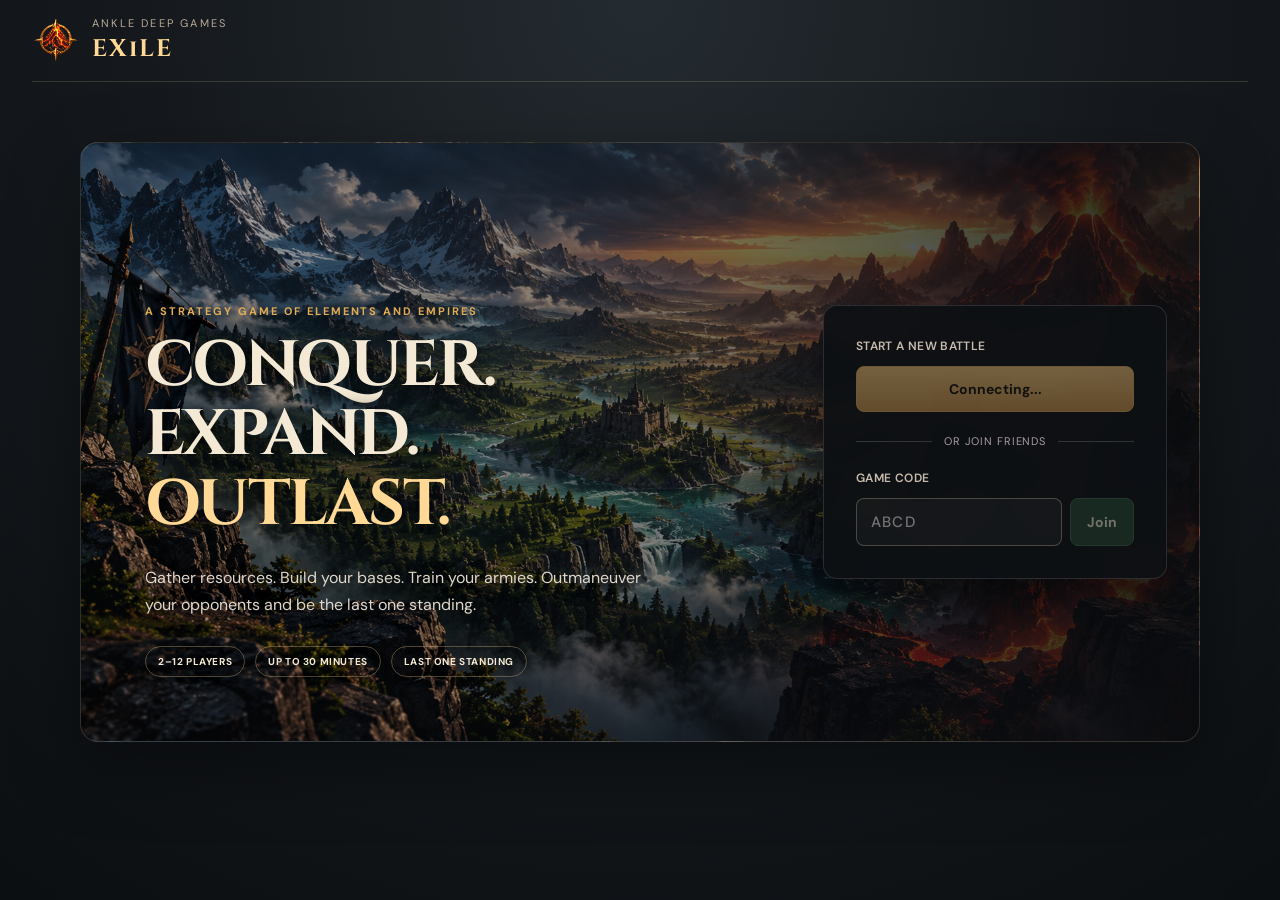
<file: exile/index.html>
<!doctype html>
<html lang="en">
  <head>
    <meta charset="UTF-8" />
    <link
      rel="icon"
      href="data:image/svg+xml,<svg xmlns=%22http://www.w3.org/2000/svg%22 viewBox=%220 0 100 100%22><text y=%22.9em%22 font-size=%2290%22>🌋</text></svg>"
    />
    <meta name="viewport" content="width=device-width, initial-scale=1.0" />
    <title>exile</title>
    <script type="module" crossorigin src="/exile/assets/index-B8e8gjS_.js"></script>
    <link rel="stylesheet" crossorigin href="/exile/assets/index-Gm6wO97s.css">
  </head>
  <body>
    <div id="root"></div>
  </body>
</html>
</file>
<file: exile/assets/index-Gm6wO97s.css>
@import "https://fonts.googleapis.com/css2?family=Cinzel:wght@600;700;800&family=DM+Sans:wght@400;500;600;700&display=swap";:root{font-family:Arial,Helvetica,sans-serif}*{box-sizing:border-box}:root{--exile-bg:#172534;--exile-bg-deep:#080d12;--exile-card:#16232f;--exile-ink:#eef2f5;--exile-ink-soft:#93a4b0;--exile-gold:#d9a53c;--exile-gold-soft:#f0c874;--exile-lava:#e2604a;--exile-lava-deep:#b8402c;--exile-plum:#9575d1;--exile-wave:#58a9e6}html,body,#root{width:100%;min-width:100%;height:100%;min-height:100%;margin:0}body{overflow:hidden auto}.app{background-color:#171310;background-image:url(/exile/assets/exile-map-background.png);background-position:50%;background-repeat:no-repeat;background-size:100% 100%;justify-content:center;align-items:center;width:100vw;height:100vh;padding:40px;display:flex}.game-map{aspect-ratio:var(--map-columns) / var(--map-rows);grid-template-columns:repeat(var(--map-columns), 1fr);grid-template-rows:repeat(var(--map-rows), 1fr);display:grid}.map-tile{box-shadow:inset 0 0 0 1px var(--tile-resource-color);border:1px solid #ffffff0f;justify-content:center;align-items:center;font-size:clamp(18px,3vw,36px);display:flex;position:relative;overflow:hidden}.map-tile:before{content:"";pointer-events:none;z-index:1;background:radial-gradient(circle at 30% 30%,#ffffff1a,#0000 45%);position:absolute;inset:0}.map-tile--water{--tile-resource-color:#648a9a}.map-tile--fire{--tile-resource-color:#a67553}.map-tile--grass{--tile-resource-color:#738b60}.map-tile--2x:after,.map-tile--3x:after{content:"";z-index:10;pointer-events:none;clip-path:polygon(0 0,100% 0,100% 100%);background-color:#b8a06a;position:absolute;top:0;right:0}.map-tile--2x:after{width:16px;height:16px}.map-tile--3x:after{width:30px;height:30px}.tile-edge-top{border-top-color:#dccc9d73}.tile-edge-bottom{border-bottom-color:#dccc9d73}.tile-edge-left{border-left-color:#dccc9d73}.tile-edge-right{border-right-color:#dccc9d73}.base-piece{color:var(--player-color);z-index:5;cursor:default;background:0 0;border:none;justify-content:center;align-items:center;display:flex;position:absolute;inset:0}.base-piece--owned .base-structure-image{filter:drop-shadow(0 0 5px var(--player-color)) drop-shadow(0 0 10px var(--player-color))}.base-piece--selected .base-structure-image{filter:drop-shadow(0 0 5px white) drop-shadow(0 0 10px var(--player-color)) drop-shadow(0 0 16px var(--player-color))}.base-name{z-index:6;white-space:nowrap;text-align:center;pointer-events:none;-webkit-user-select:none;user-select:none;width:max-content;max-width:140%;color:var(--player-color);text-shadow:0 1px 2px #000000e6;background:#0a0e12eb;border-radius:3px;padding:1px 4px;font-size:clamp(8px,.8vw,11px);font-weight:700;line-height:1.2;position:absolute;bottom:2px;left:50%;transform:translate(-50%)}.base-structure{z-index:1;pointer-events:none;-webkit-user-select:none;user-select:none;justify-content:center;align-items:center;display:flex;position:absolute;inset:0}.base-structure-image{object-fit:contain;pointer-events:none;-webkit-user-select:none;user-select:none;width:100%;height:100%;display:block}.base-tooltip{color:#fff;white-space:nowrap;pointer-events:none;background:#0a0e12f0;border-radius:6px;flex-direction:column;gap:4px;min-width:130px;padding:8px 10px;font-size:13px;display:none;position:absolute;bottom:calc(100% + 10px);left:50%;transform:translate(-50%)}.base-piece:hover .base-tooltip{display:flex}.base-selector{z-index:20;box-sizing:border-box;color:#e6e2d9;background:#111618f0;border:1px solid #b8925359;border-radius:8px;flex-direction:column;gap:12px;width:380px;padding:14px;display:flex;position:absolute;bottom:24px;left:24px;box-shadow:0 8px 24px #0000004d}.base-selector-title{color:#d7ad6c;letter-spacing:.5px;flex-direction:row;justify-content:space-between;align-items:center;gap:8px;font-size:13px;font-weight:700;display:flex}.base-selector-row{grid-template-columns:repeat(3,minmax(0,1fr));gap:6px;display:grid}.base-selector-button{color:#e6e2d9;cursor:pointer;background:#ffffff0a;border:1px solid #b8925340;border-radius:5px;min-width:0;padding:9px 4px;font-size:12px;font-weight:700}.base-selector-button:hover:not(:disabled){background:#b8925329}.base-selector-button--selected{color:#f1d49e;background:#b8925333;border-color:#d7ad6c}.base-selector-button:disabled{opacity:.35;cursor:not-allowed}.base-selector-details{box-sizing:border-box;background:#ffffff09;border:1px solid #b892534d;border-radius:6px;padding:12px}.base-selector-details-title{color:#e9c58d;justify-content:space-between;align-items:center;gap:8px;margin-bottom:12px;font-size:12px;font-weight:700;display:flex}.base-selector-details-title span:last-child{color:#9caa9f;letter-spacing:.5px;font-size:10px}.base-selector-stats{grid-template-columns:1fr;gap:16px;display:grid}.base-selector-stat-column{flex-direction:column;gap:7px;display:flex}.base-selector-stat-heading{color:#9caa9f;letter-spacing:.6px;margin-bottom:3px;font-size:10px;font-weight:700}.base-selector-stat{font-variant-numeric:tabular-nums;align-items:center;gap:6px;min-height:22px;font-size:12px;display:flex}.base-selector-stat img{object-fit:contain;flex-shrink:0;width:20px;height:20px}.base-selector-no-base{color:#9caa9f;text-align:center;font-size:12px}.resource-bar{z-index:20;color:#e6e2d9;background:#111618f0;border:1px solid #b8925359;border-radius:8px;align-items:center;gap:20px;padding:12px 18px;display:flex;position:absolute;top:20px;left:50%;transform:translate(-50%);box-shadow:0 8px 24px #0000004d}.resource{white-space:nowrap;align-items:center;gap:7px;font-size:14px;display:flex}.resource-icon{object-fit:contain;flex-shrink:0;width:32px;height:32px}.resource-label{color:#9caa9f;letter-spacing:1px;font-size:10px;font-weight:700}.resource strong{color:#e9c58d;min-width:35px;font-size:16px;font-weight:700}.game-header-controls{box-sizing:border-box;z-index:auto;background:#111618f0;border:1px solid #b8925359;border-radius:8px;justify-content:space-between;align-self:stretch;align-items:center;width:100%;display:flex;position:static;overflow:hidden;box-shadow:0 8px 24px #0000004d}.game-clock{color:#fff;background:0 0;flex-direction:column;flex:1;justify-content:center;gap:7px;min-width:0;padding:9px 10px;display:flex}.game-clock-header{justify-content:space-between;align-items:center;gap:10px;display:flex}.game-clock-mode{color:#d7ad6c;letter-spacing:.6px;white-space:nowrap;font-size:10px;font-weight:700}.game-clock-time{color:#e6e2d9;font-variant-numeric:tabular-nums;white-space:nowrap;font-size:18px;font-weight:700}.game-clock-progress{gap:3px;height:8px;display:flex}.game-clock-segment{border-radius:2px;flex:1;min-width:0;transition:background-color .3s}.game-clock-survival{color:#c68a73;text-align:center;white-space:nowrap;font-size:11px;font-weight:600}.game-clock-exit{color:#d66b63;cursor:pointer;background:0 0;border:none;border-right:1px solid #b8925340;border-radius:0;flex:0 0 40px;justify-content:center;align-self:stretch;align-items:center;padding:0;display:flex}.game-clock-exit:hover{color:#ff8278;background:#d7ad6c1f}.game-clock-exit:focus-visible{outline-offset:-3px;outline:2px solid #d66b63}.battle-reports{z-index:20;width:380px;position:absolute;top:14px;left:24px}.battle-reports-button{box-sizing:border-box;color:#d7ad6c;letter-spacing:1.2px;background:#111618f0;border:1px solid #b8925359;border-radius:8px;justify-content:space-between;align-items:center;gap:12px;width:100%;padding:12px 16px;font-size:13px;font-weight:700;display:flex;box-shadow:0 8px 24px #0000004d}.battle-reports-count{color:#9caa9f;letter-spacing:.5px;white-space:nowrap;font-size:10px;font-weight:600}.battle-reports-panel{box-sizing:border-box;color:#e6e2d9;background:#111618f0;border:1px solid #b8925359;border-radius:8px;flex-direction:column;gap:10px;width:100%;height:calc(100vh - 295px);margin-top:8px;padding:14px;display:flex;overflow-y:auto;box-shadow:0 8px 24px #0000004d}.battle-report{background:#ffffff06;border:1px solid #b892531f;border-radius:5px;flex-direction:column;flex-shrink:0;gap:6px;padding:10px;font-size:12px;line-height:1.5;display:flex}.battle-report-header{justify-content:space-between;gap:12px;display:flex}.battle-report-header strong{color:#e6e2d9;font-weight:600}.battle-report-header span{color:#9caa9f;white-space:nowrap;font-size:11px}.battle-report-empty{text-align:center;color:#87918c;padding:24px 8px;font-size:12px;font-style:italic}.comms-resource-list{vertical-align:middle;align-items:center;gap:8px;display:inline-flex}.comms-resource-item{white-space:nowrap;align-items:center;gap:3px;display:inline-flex}.comms-battle{overflow:hidden}.comms-battle-summary{cursor:pointer;list-style:none}.comms-battle-summary::-webkit-details-marker{display:none}.comms-battle-summary::marker{content:""}.comms-battle-heading{justify-content:space-between;align-items:center;gap:12px;display:flex}.comms-battle-time{opacity:.65;white-space:nowrap;font-size:11px}.comms-battle-result{flex-wrap:wrap;align-items:center;gap:10px;margin-top:6px;font-size:12px;display:flex}.comms-result-destroyed{color:#f87171;font-weight:700}.comms-result-defended{color:#86efac;font-weight:700}.comms-battle-details{border-top:1px solid #374151;margin-top:12px;padding-top:12px;font-size:12px}.comms-battle-location{opacity:.8;margin-bottom:12px}.comms-battle-armies{grid-template-columns:repeat(2,minmax(0,1fr));gap:10px;display:grid}.comms-battle-side{background:#ffffff0a;border-radius:6px;min-width:0;padding:10px}.comms-battle-side>strong{color:#facc15;margin-bottom:8px;display:block}.comms-battle-units{border-top:1px solid #374151;flex-wrap:wrap;align-items:center;gap:4px;margin-top:8px;padding-top:8px;display:flex}.comms-battle-footer{border-top:1px solid #374151;flex-direction:column;gap:6px;margin-top:12px;padding-top:10px;display:flex}.comms-battle-summary{padding-right:22px;position:relative}.comms-battle-summary:after{content:"⌄";color:#b8a06a;font-size:24px;font-weight:700;line-height:1;transition:transform .2s;position:absolute;top:50%;right:2px;transform:translateY(-50%)}.comms-battle[open]>.comms-battle-summary:after{transform:translateY(-50%)rotate(180deg)}@media (width<=420px){.comms-battle-armies{grid-template-columns:1fr}}.base-actions{z-index:20;background:#111618f0;border:1px solid #b8925359;border-radius:8px;grid-template-columns:repeat(2,1fr);gap:10px;padding:12px;display:grid;position:absolute;bottom:24px;right:24px;box-shadow:0 8px 24px #0000004d}.base-action-button{color:#e9c58d;letter-spacing:.7px;cursor:pointer;background:#b8925314;border:1px solid #b892534d;border-radius:6px;min-width:125px;padding:12px 14px;font-size:12px;font-weight:700;transition:background .15s,border-color .15s}.base-action-button:hover:not(:disabled){background:#b8925333;border-color:#d7ad6ca6}.base-action-button:disabled{opacity:.35;cursor:not-allowed}.base-action-button:disabled:hover{background:#b8925314}.base-action-button .resource-icon{object-fit:contain;vertical-align:middle;width:14px;height:14px;margin:0 3px 0 6px}.train-menu{grid-template-columns:repeat(2,1fr)}.train-menu-title{color:#fff;text-align:center;grid-column:1/-1;font-size:14px;font-weight:700}.training-status{color:#fff;flex-direction:column;grid-column:1/-1;align-items:center;gap:6px;min-width:250px;padding:10px;display:flex}.training-status span{opacity:.8;font-size:14px}.resource-selector-icon{object-fit:contain;vertical-align:middle;width:24px;height:24px;margin-right:6px}.action-resource-icon{object-fit:contain;vertical-align:middle;width:18px;height:18px;margin-right:6px}.send-menu{grid-template-columns:1fr;min-width:270px}.send-menu-title{color:#fff;text-align:center;font-size:14px;font-weight:700}.send-menu-message{color:#ffffffb3;text-align:center;padding:8px;font-size:13px}.army-selector{color:#fff;justify-content:space-between;align-items:center;gap:16px;padding:7px 4px;display:flex}.army-selector-label{flex-direction:column;font-size:14px;display:flex}.army-selector-label span{opacity:.65;margin-top:2px;font-size:11px}.army-selector-controls{align-items:center;gap:10px;display:flex}.army-selector-controls button{color:#fff;cursor:pointer;background:#ffffff14;border:1px solid #fff3;border-radius:5px;min-width:42px;height:30px}.army-selector-controls button:disabled{opacity:.3;cursor:not-allowed}.army-movements{box-sizing:border-box;z-index:auto;color:#e6e2d9;background:#111618f0;border:1px solid #b8925359;border-radius:8px;flex-direction:column;gap:10px;width:100%;min-width:0;height:410px;padding:14px;font-size:12px;display:flex;position:static;overflow:hidden auto;box-shadow:0 8px 24px #0000004d}.army-movements-title{color:#d7ad6c;letter-spacing:1.2px;justify-content:space-between;align-items:center;gap:12px;font-size:13px;font-weight:700;display:flex}.army-movements-count{color:#9caa9f;letter-spacing:.5px;white-space:nowrap;font-size:10px;font-weight:600}.army-movements-empty{text-align:center;color:#87918c;padding:24px 8px;font-style:italic}.army-movement{background:#ffffff09;border:1px solid #b8925326;border-radius:5px;flex-direction:column;gap:6px;padding:10px;display:flex}.army-movement-status-row{justify-content:space-between;align-items:center;gap:12px;display:flex}.army-movement-status{color:#d7ad6c;letter-spacing:.4px;text-transform:uppercase;font-size:11px;font-weight:700}.army-movement-timer{color:var(--exile-gold-soft);font-variant-numeric:tabular-nums;white-space:nowrap}.army-movement--returning .army-movement-timer{color:#7ed9a2}.army-movement-route{color:#e6e2d9;overflow-wrap:anywhere;font-size:12px;line-height:1.4}.army-movement-summary{color:#b8c3bc;border-top:1px solid #ffffff14;flex-wrap:wrap;gap:5px 12px;padding-top:6px;font-size:11px;display:flex}.cargo-capacity{color:#e6e2d9;text-align:center;font-size:13px}.army-movement--outbound{border-left:3px solid var(--exile-gold)}.army-movement--returning{border-left:3px solid #5cbb84}.treasure{z-index:6;cursor:help;filter:drop-shadow(0 2px 3px #000000a6);-webkit-user-select:none;user-select:none;width:75%;height:75%;position:absolute;top:50%;left:50%;transform:translate(-50%,-50%)}.treasure-image{object-fit:contain;pointer-events:none;-webkit-user-select:none;user-select:none;width:100%;height:100%;display:block}.expansion-key-count{white-space:nowrap;margin-left:10px}.targeting-banner{z-index:40;color:#fff;background:#0a0e12f2;border:1px solid #ffffff26;border-radius:8px;align-items:center;gap:12px;padding:8px 12px;display:flex;position:absolute;top:12px;left:50%;transform:translate(-50%)}.targeting-banner button{color:#fff;cursor:pointer;background:#ffffff14;border:1px solid #fff3;border-radius:5px;padding:5px 8px}.base-piece--attack-target{cursor:pointer;box-shadow:0 0 0 3px #ffffffbf,0 0 18px #ff5050e6}.base-piece--attack-target:hover{transform:scale(1.05)}.attack-travel-time{z-index:10;color:#fff;pointer-events:none;background:#0a0e12f2;border-radius:10px;padding:3px 6px;font-size:11px;font-weight:700;position:absolute;top:4px;right:4px;box-shadow:0 2px 5px #00000080}.treasure--loot-target{cursor:pointer;filter:drop-shadow(0 0 8px #ffd750f2)}.loot-travel-time{color:#fff;pointer-events:none;background:#0a0e12f2;border-radius:10px;padding:3px 6px;font-size:11px;font-weight:700;position:absolute;top:4px;right:4px}.map-tile--expand-target{cursor:pointer;box-shadow:inset 0 0 0 2px #ffffff73}.map-tile--expand-target:hover{box-shadow:inset 0 0 0 3px #ffffffd9}.expand-travel-time{z-index:8;color:#fff;pointer-events:none;background:#0a0e12f2;border-radius:10px;padding:3px 6px;font-size:11px;font-weight:700;position:absolute;top:6px;right:6px}.base-piece--transfer-target{cursor:pointer;box-shadow:0 0 0 3px #ffffffa6,0 0 16px #64b4ffd9}.map-tile--relocate-target{cursor:pointer;box-shadow:inset 0 0 0 2px #ffffff73}.map-tile--relocate-target:hover{box-shadow:inset 0 0 0 3px #ffffffd9}.relocate-travel-time{z-index:8;color:#fff;pointer-events:none;background:#0a0e12f2;border-radius:10px;padding:3px 6px;font-size:11px;font-weight:700;position:absolute;top:6px;right:6px}.map-tile--unavailable-target{filter:brightness(.45);opacity:.7}.game-over-overlay{z-index:100;background:#000000c2;justify-content:center;align-items:center;display:flex;position:absolute;inset:0}.game-over-panel{box-sizing:border-box;color:#e6e2d9;background:#111618fa;border:1px solid #b8925373;border-radius:10px;flex-direction:column;align-items:center;gap:12px;width:min(440px,100vw - 48px);padding:28px 30px;display:flex;box-shadow:0 16px 48px #0009}.game-over-panel strong{color:#e9c58d;letter-spacing:.5px;text-shadow:0 0 20px #d7ad6c33;font-size:32px;font-weight:800}.game-over-panel>span{color:#b9c2b9;text-align:center;font-size:13px;line-height:1.5}.game-over-panel h2{color:#d7ad6c;letter-spacing:1.2px;text-align:left;text-transform:uppercase;border-bottom:1px solid #b892534d;align-self:stretch;margin:18px 0 0;padding-bottom:10px;font-size:13px;font-weight:700}.game-over-actions{flex-wrap:wrap;justify-content:center;gap:12px;width:100%;margin-top:14px;display:flex}.game-over-button{cursor:pointer;border-radius:6px;flex:1;min-width:145px;padding:11px 16px;font-size:13px;font-weight:700;transition:background-color .2s,border-color .2s,transform .2s}.game-over-button:hover{transform:translateY(-1px)}.game-over-button.primary{color:#e9c58d;background:#463c2b;border:1px solid #947548}.game-over-button.primary:hover{background:#594a32;border-color:#d7ad6c}.game-over-button.secondary{color:#b9c2b9;background:#1b2425;border:1px solid #4b5a55}.game-over-button.secondary:hover{background:#293333;border-color:#78867b}.room-entry{box-sizing:border-box;color:#f3e9d4;background:radial-gradient(circle at 50% 0,#242b30 0%,#15191d 45%,#0c0f12 100%);flex-direction:column;align-items:stretch;width:100%;min-height:100vh;padding:0 32px 48px;font-family:DM Sans,sans-serif;display:flex}.room-entry *,.room-entry :before,.room-entry :after{box-sizing:border-box}.room-entry-header{border-bottom:1px solid #f0dcb929;align-items:center;width:100%;max-width:1240px;min-height:82px;margin:0 auto;display:flex}.room-entry-brand{flex-direction:row;align-items:center;gap:12px;display:flex}.room-entry-brand-icon{object-fit:contain;flex-shrink:0;width:48px;height:48px}.room-entry-brand-text{flex-direction:column;gap:3px;display:flex}.room-entry-studio{color:#b9aa97;letter-spacing:.2em;font-size:11px}.room-entry-logo{color:#ffd995;letter-spacing:.08em;font-family:Cinzel,Georgia,serif;font-size:24px;font-weight:700}.room-entry-hero{background-color:#19232a;background-image:linear-gradient(90deg,#0a0d1059,#0a0d108c 55%,#0a0d10e0),url(/exile/assets/exile-landing.png);background-position:50%;background-size:cover;border:1px solid #f0dcb929;border-radius:18px;grid-template-columns:1.3fr .7fr;align-items:center;width:100%;max-width:1120px;min-height:600px;margin:60px auto 0;display:grid;overflow:hidden;box-shadow:0 24px 70px #00000059}.room-entry-copy{text-shadow:0 3px 20px #000;align-self:end;padding:64px}.room-entry-heading{color:#e0ac55;letter-spacing:.18em;margin:0 0 14px;font-size:11px;font-weight:700}.room-entry-title{color:#f3e9d4;letter-spacing:-.04em;margin:0;font-family:Cinzel,Georgia,serif;font-size:clamp(42px,5vw,66px);font-weight:700;line-height:1.08}.room-entry-title em{color:#ffd995;font-style:normal}.room-entry-subtitle{color:#e0d7cc;max-width:520px;margin:24px 0;font-size:16px;line-height:1.7}.room-entry-features{flex-wrap:wrap;gap:10px;margin-top:28px;display:flex}.room-entry-features span{color:#f3e9d4;letter-spacing:.06em;white-space:nowrap;border:1px solid #ffd9954d;border-radius:99px;padding:8px 12px;font-size:10px;font-weight:700}.room-entry-panel{text-align:left;-webkit-backdrop-filter:blur(12px);backdrop-filter:blur(12px);background:#0d1014f0;border:1px solid #ffffff1f;border-radius:14px;width:auto;margin:32px;padding:32px;box-shadow:0 18px 40px #0000004d}.room-entry-actions{flex-direction:column;gap:12px;width:100%;display:flex}.room-entry-actions label{color:#c9bcae;letter-spacing:.03em;font-size:12px;font-weight:600}.room-entry-button{letter-spacing:0;text-transform:none;cursor:pointer;border-radius:8px;min-height:46px;padding:10px 16px;font-family:inherit;font-size:14px;font-weight:700;transition:filter .15s,transform .15s}.room-entry-create{color:#17120e;background:linear-gradient(#f0c278,#c89349);border:1px solid #e0ac55;width:100%}.room-entry-join{color:#f3e9d4;background:#284b36;border:1px solid #416c4e}.room-entry-button:not(:disabled):hover{filter:brightness(1.12);transform:translateY(-1px)}.room-entry-button:disabled{opacity:.45;cursor:not-allowed;box-shadow:none}.room-entry-divider{color:#a99ca3;letter-spacing:.08em;align-items:center;gap:12px;margin:10px 0;font-size:11px;display:flex}.room-entry-divider:before,.room-entry-divider:after{content:"";background:#ffffff26;flex:1;height:1px}.room-entry-join-row{gap:8px;display:flex}.room-entry-code{color:#f3e9d4;text-align:left;letter-spacing:.08em;background:#ffffff08;border:1px solid #f0dcb940;border-radius:8px;outline:none;flex:1;min-width:0;height:48px;padding:10px 14px;font-family:inherit;font-size:15px;font-weight:500}.room-entry-code:focus{border-color:#e0ac55}.room-entry-join-row .room-entry-join{flex:none}@media (width<=900px){.room-entry-hero{grid-template-columns:1fr}.room-entry-copy{padding:48px 32px 20px}.room-entry-panel{margin:20px 32px 32px}}@media (width<=600px){.room-entry{padding:0 14px 30px}.room-entry-header{min-height:68px}.room-entry-hero{margin-top:20px}.room-entry-copy{padding:36px 22px 12px}.room-entry-title{font-size:clamp(34px,9vw,48px)}.room-entry-panel{margin:18px;padding:22px}}.lobby{color:#f3e9d4;background:radial-gradient(circle at 50% 0,#242b30 0%,#15191d 45%,#0c0f12 100%);justify-content:center;align-items:flex-start;min-height:100vh;padding:16px 24px 24px;display:flex}.lobby-panel{background:#0d1014eb;border:1px solid #f0dcb924;border-radius:18px;width:min(1120px,100%);padding:20px 28px 24px;box-shadow:0 24px 70px #00000059}.lobby-header{border-bottom:1px solid #f0dcb929;justify-content:space-between;align-items:center;gap:16px;margin-bottom:16px;padding-bottom:12px;display:flex}.lobby-header-actions{align-items:center;gap:16px;display:flex}.lobby-room-code{color:#c9bcae;background:#ffffff0d;border:1px solid #ffffff1f;border-radius:999px;align-items:center;gap:10px;padding:7px 14px;display:inline-flex}.lobby-room-code span{letter-spacing:.16em;font-size:.7rem;font-weight:800}.lobby-room-code strong{letter-spacing:.16em;color:#ffd995;font-size:1rem}.lobby-header-leave{color:#e8d3a0;cursor:pointer;background:0 0;border:1px solid #665747;border-radius:6px;padding:9px 18px;font-weight:600}.lobby-header-leave:hover{background:#342d25;border-color:#c5a66d}.lobby-section-title{letter-spacing:.16em;text-transform:uppercase;color:#c9bcae;margin-bottom:8px;font-size:.72rem;font-weight:800}.lobby-character-builder{margin:0 0 14px}.lobby-builder-heading{justify-content:space-between;align-items:center;gap:16px;margin-bottom:12px;display:flex}.lobby-builder-eyebrow{color:#bca575;letter-spacing:3px;font-size:11px;font-weight:700}.lobby-builder-heading h2{color:#e8d3a0;margin:4px 0;font-size:clamp(24px,3vw,32px)}.lobby-builder-heading p{color:#a9a49b;margin:0}.lobby-character-grid{grid-template-columns:repeat(4,minmax(0,1fr));gap:12px;display:grid}.lobby-character-card{border:3px solid var(--faction-color);background:#211f1c;border-radius:10px;min-width:0;overflow:hidden}.lobby-character-card-selected{border-color:#d6bb80;box-shadow:0 0 18px #d6bb801f}.lobby-character-art{color:#d6bb80;background:radial-gradient(circle,#514436,#171715 75%);justify-content:center;align-items:center;height:140px;min-height:0;display:flex}.lobby-character-art svg{width:64px;height:64px}.lobby-character-details{padding:10px 14px}.lobby-character-details h3{color:var(--faction-color);margin:0 0 10px}.lobby-faction-heading{align-items:center;gap:9px;display:flex}.lobby-faction-heading svg{flex-shrink:0}.lobby-character-card .lobby-character-details>button{background:color-mix(in srgb, var(--faction-color) 14%, #171c20);border:1px solid var(--faction-color);width:100%;min-height:40px;color:var(--faction-color);letter-spacing:.08em;text-transform:uppercase;cursor:pointer;border-radius:6px;padding:10px 12px;font-size:12px;font-weight:800}.lobby-character-card .lobby-character-details>button:hover:not(:disabled){background:color-mix(in srgb, var(--faction-color) 28%, #171c20)}.lobby-character-card .lobby-character-details>button:disabled{opacity:.45;cursor:not-allowed}.lobby-character-taken{opacity:.45}.lobby-selected-badge{box-sizing:border-box;border:1px solid var(--faction-color);background:color-mix(in srgb, var(--faction-color) 15%, transparent);width:100%;min-height:40px;color:var(--faction-color);letter-spacing:1px;border-radius:5px;justify-content:center;align-items:center;padding:10px 16px;font-size:13px;font-weight:700;display:flex}.lobby-faction-bonus{text-align:center;flex-direction:column;gap:4px;margin:8px 0 12px;font-size:12px;line-height:1.4;display:flex}.lobby-faction-bonus strong{color:var(--faction-color);font-weight:600}.lobby-faction-bonus span{color:#aaa}.lobby-management-row{grid-template-columns:minmax(0,2fr) minmax(0,1fr);align-items:stretch;gap:16px;margin:0;display:grid}.lobby-settings-column{flex-direction:column;display:flex}.lobby-settings-column .lobby-settings{flex:1}.lobby-slots,.lobby-players-column .lobby-slots{grid-template-columns:repeat(2,minmax(0,1fr));gap:10px;margin:0;display:grid}.lobby-slot{background:#ffffff09;border:1px solid #f0dcb929;border-radius:12px;flex-direction:column;justify-content:space-between;gap:8px;min-width:0;min-height:80px;padding:12px;transition:border-color .15s,background .15s;display:flex}.lobby-slot-ready{background:#5cbb8412;border-color:#5cbb848c;box-shadow:inset 0 0 18px #5cbb840d}.lobby-player-identity{justify-content:space-between;align-items:center;gap:8px;display:flex}.lobby-player-identity>div{flex-direction:column;display:flex}.lobby-player-identity strong{color:#f3e9d4;font-size:1rem}.lobby-player-status{color:#b8b0a0;font-size:13px}.lobby-slot-ready .lobby-player-status{color:#a8cf9b}.lobby-host-badge{color:#ffd995;letter-spacing:.06em;text-transform:uppercase;background:#d9a53c1a;border:1px solid #d9a53c59;border-radius:999px;padding:5px 8px;font-size:.68rem;font-weight:800}.lobby-empty-slot{color:#b9aa97;flex-direction:column;flex:1;justify-content:center;align-items:center;gap:8px;display:flex}.lobby-empty-slot strong{font-size:.85rem}.lobby-ready-button,.lobby-leave-button,.lobby-empty-slot button,.lobby-play-button{letter-spacing:.06em;cursor:pointer;border-radius:7px;min-height:38px;font-weight:800;transition:transform .15s,filter .15s,opacity .15s}.lobby-ready-button{color:#f3e9d4;background:#284b36;border:1px solid #416c4e}.lobby-leave-button{color:#dc7777;background:0 0;border:1px solid #c950508c}.lobby-empty-slot button{color:#f3e9d4;background:#ffffff0f;border:1px solid #ffffff26;min-width:100px;padding:7px 14px}.lobby-ready-button:not(:disabled):hover,.lobby-leave-button:not(:disabled):hover,.lobby-empty-slot button:not(:disabled):hover,.lobby-play-button:not(:disabled):hover{filter:brightness(1.1);transform:translateY(-1px)}.lobby-ready-button:disabled,.lobby-leave-button:disabled{opacity:.45;cursor:not-allowed}.lobby-settings{background:#ffffff09;border:1px solid #f0dcb929;border-radius:12px;padding:14px}.lobby-settings-grid{grid-template-columns:1fr;gap:10px;display:grid}.lobby-settings-grid label{color:#c9bcae;letter-spacing:.1em;text-transform:uppercase;flex-direction:column;gap:6px;font-size:.72rem;font-weight:800;display:flex}.lobby-settings-grid select{color:#f3e9d4;width:100%;min-width:0;font:inherit;letter-spacing:normal;text-transform:none;background:#171c20;border:1px solid #f0dcb933;border-radius:6px;outline:none;padding:9px 10px}.lobby-settings-grid select:focus{border-color:var(--exile-gold)}.lobby-settings-grid select:disabled{opacity:.65}.lobby-start-section{flex-direction:column;align-items:center;margin:10px 0 0;padding:0;display:flex}.lobby-start-message{color:#b9aa97;margin-bottom:8px;font-size:.85rem}.lobby-start-buttons{grid-template-columns:repeat(3,minmax(0,1fr));gap:12px;width:100%;display:grid}.lobby-start-buttons>button{box-sizing:border-box;width:100%;min-width:0;max-width:none;margin:0}.lobby-play-button{color:#17120e;letter-spacing:.12em;text-transform:uppercase;background:linear-gradient(#f0c278,#c89349);border:1px solid #e0ac55;min-height:44px;font-size:.85rem;box-shadow:0 8px 18px #0000004d}.lobby-play-button:disabled{color:#93a4b073;box-shadow:none;cursor:not-allowed;background:#ffffff0d;border-color:#ffffff1a}@media (width<=800px){.lobby-character-grid{grid-template-columns:repeat(2,minmax(0,1fr))}}@media (width<=750px){.lobby-management-row{grid-template-columns:1fr}}@media (width<=650px){.lobby{padding:12px}.lobby-panel{padding:20px 16px}.lobby-header{flex-wrap:wrap}.lobby-header h1{font-size:2.2rem}.lobby-start-buttons{gap:6px}}.lobby-how-to-button{min-height:48px;color:var(--exile-ink);letter-spacing:.06em;text-transform:uppercase;cursor:pointer;background:#ffffff0d;border:1px solid #ffffff2e;border-radius:7px;font-weight:800;transition:transform .15s,background .15s,border-color .15s}.lobby-how-to-button:hover{background:#ffffff17;border-color:#ffffff47;transform:translateY(-1px)}.how-to-overlay{z-index:1000;-webkit-backdrop-filter:blur(3px);backdrop-filter:blur(3px);background:#000000b8;justify-content:center;align-items:center;padding:24px;display:flex;position:fixed;inset:0}.how-to-modal{background:#0d151c;border:1px solid #ffffff29;border-radius:16px;flex-direction:column;width:min(720px,94vw);max-height:min(760px,88vh);display:flex;overflow:hidden;box-shadow:0 24px 60px #0009}.how-to-header{border-bottom:1px solid #ffffff1a;justify-content:space-between;align-items:center;padding:20px 24px;display:flex}.how-to-header h2{color:var(--exile-gold-soft);letter-spacing:.04em;margin:0;font-size:1.35rem}.how-to-close{width:36px;height:36px;color:var(--exile-ink-soft);cursor:pointer;background:0 0;border:1px solid #ffffff24;border-radius:7px;justify-content:center;align-items:center;padding:0;font-size:1.5rem;line-height:1;display:flex}.how-to-close:hover{color:var(--exile-ink);border-color:#ffffff47}.how-to-content{padding:8px 24px 24px;overflow-y:auto}.how-to-content section{border-bottom:1px solid #ffffff14;padding:16px 0}.how-to-content section:last-child{border-bottom:0}.how-to-content h3{color:var(--exile-ink);margin:0 0 8px;font-size:.95rem}.how-to-content p{color:var(--exile-ink-soft);margin:6px 0;font-size:.9rem;line-height:1.55}@media (width<=550px){.how-to-overlay{padding:12px}.how-to-header{padding:16px 18px}.how-to-content{padding:6px 18px 20px}}.how-to-modal{color:#e6e2d9;background:#111618fa;border:1px solid #b8925373;font-family:DM Sans,sans-serif}.how-to-header{border-bottom:1px solid #b892534d}.how-to-header h2{color:#e9c58d;font-family:Cinzel,Georgia,serif}.how-to-close{color:#d7ad6c;border-color:#b892534d}.how-to-close:hover{color:#f1d49e;background:#b892531f;border-color:#d7ad6c}.how-to-content section{border-bottom-color:#b892532e}.how-to-content h3{color:#d7ad6c;letter-spacing:1px;text-transform:uppercase;font-size:13px;font-weight:700}.how-to-content p{color:#b9c2b9;line-height:1.65}.how-to-content strong{color:#e9c58d}.forfeit-overlay{z-index:10000;background:#000000b3;justify-content:center;align-items:center;display:flex;position:fixed;inset:0}.forfeit-modal{color:#e6dfd2;text-align:center;background:#111618;border:1px solid #b892538c;border-radius:10px;width:min(360px,100vw - 32px);padding:24px;box-shadow:0 16px 48px #000000a6}.forfeit-modal h2{color:#d7ad6c;margin:0 0 14px;font-size:22px}.forfeit-modal p{margin:0 0 24px;font-size:14px;line-height:1.6}.forfeit-actions{gap:12px;display:flex}.forfeit-actions button{cursor:pointer;border-radius:6px;flex:1;padding:11px 12px;font-weight:700}.forfeit-cancel{color:#d9e6d2;background:#28332d;border:1px solid #63765b}.forfeit-cancel:hover{background:#354638}.forfeit-confirm{color:#f0b3ad;background:#4c2728;border:1px solid #a65d57}.forfeit-confirm:hover{background:#633133}.leaderboard{box-sizing:border-box;z-index:auto;color:#e6e2d9;background:#111618f0;border:1px solid #b8925359;border-radius:8px;width:100%;padding:10px;position:static;box-shadow:0 8px 24px #0000004d}.leaderboard-title{color:#d7ad6c;letter-spacing:1.2px;white-space:nowrap;justify-content:space-between;align-items:center;gap:6px;margin-bottom:6px;font-size:13px;font-weight:700;display:flex}.leaderboard-row{color:#e6e2d9;border-top:1px solid #ffffff14;justify-content:space-between;align-items:center;gap:6px;padding:4px 0;font-size:12px;display:flex}.leaderboard-count{color:#9caa9f;letter-spacing:.5px;white-space:nowrap;font-size:10px;font-weight:600}.leaderboard-row>span:last-child{color:#e9c58d;white-space:nowrap;font-weight:700}.leaderboard-row--eliminated{opacity:.55;text-decoration:line-through}.final-standings-list{width:100%;margin:4px 0 8px}.final-standing-row{color:#e6e2d9;border-bottom:1px solid #ffffff12;grid-template-columns:32px minmax(0,1fr) 72px;align-items:center;gap:8px;padding:11px 12px;font-size:13px;display:grid}.final-standing-row:first-child{color:#f0d4a2;background:#b892531f;border:1px solid #b8925366;border-radius:6px;font-weight:700}.final-standing-row:first-child .final-rank{color:#e9c58d;font-weight:800}.final-standing-row:first-child .final-score{color:#e9c58d}.final-standing-row.eliminated{opacity:.45;text-decoration:line-through}.final-rank{color:#9caa9f;text-align:left}.final-player{text-align:left;align-items:center;gap:8px;min-width:0;display:inline-flex}.final-player svg{flex-shrink:0}.final-score{color:#e9c58d;text-align:right;font-variant-numeric:tabular-nums;font-weight:700}.leaderboard-player{align-items:center;gap:6px;min-width:0;display:inline-flex}.leaderboard-player svg{flex-shrink:0}@media (width>=1501px) and (width<=2100px){.battle-reports,.battle-reports-button,.battle-reports-panel{width:380px}}@media (width<=1500px) and (height<=950px){.app{padding:20px}.battle-reports{width:320px;top:16px;left:16px}.battle-reports-button{width:320px;padding:8px 12px;font-size:13px}.battle-reports-panel{width:320px;height:calc(100vh - 180px)}.resource-bar{gap:14px;padding:7px 12px;top:12px}.resource{gap:5px;font-size:15px}.game-clock{padding:7px 12px;font-size:16px}.leaderboard{padding:8px}.leaderboard-row{font-size:11px}.army-movements{width:300px;padding:8px 10px}.base-actions{gap:6px;padding:8px;bottom:16px;right:16px}.base-action-button{min-width:115px;padding:10px 12px;font-size:13px}.base-selector{gap:6px;padding:8px;bottom:16px;left:16px}.base-selector-title{font-size:11px}}.game-how-to-button{color:#d7ad6c;cursor:pointer;background:0 0;border:none;border-right:1px solid #b8925340;border-radius:0;justify-content:center;align-self:stretch;align-items:center;width:40px;padding:0;font-size:16px;font-weight:700;display:flex;position:static}.game-how-to-button:hover{color:#e9c58d;background:#d7ad6c1f}.game-map .map-tile{background:0 0;border-color:#e6d2aa0f}.game-map .map-tile:before,.game-map .map-tile:after{display:none}.game-map .map-tile--2x:after,.game-map .map-tile--3x:after{display:block}.app .game-map{aspect-ratio:1;height:78vh;position:relative;top:0;left:-3px}.game-map{outline-offset:0;outline:3px solid #d7ad6cd9;box-shadow:0 0 0 1px #000c,0 0 18px #d7ad6c40}.game-right-hud{z-index:20;grid-template-columns:175px 280px;align-items:start;gap:10px;display:grid;position:absolute;top:14px;right:24px}.game-right-hud-main{flex-direction:column;align-items:stretch;gap:10px;min-width:0;display:flex}.resource-display{vertical-align:middle;align-items:center;gap:8px;display:inline-flex}.resource-display-item{white-space:nowrap;align-items:center;gap:3px;display:inline-flex}.resource-display-item img{object-fit:contain;width:16px;height:16px}
</file>
